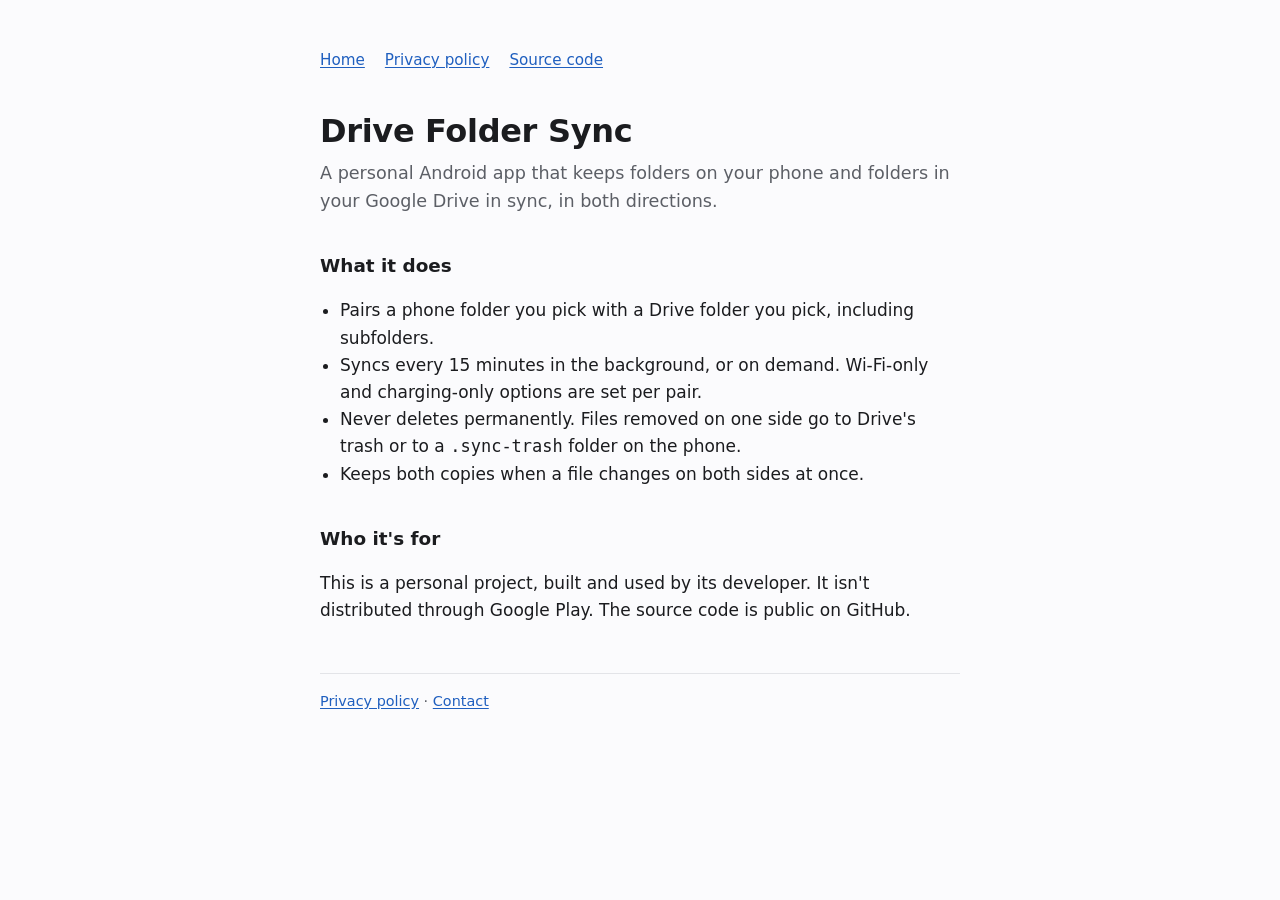
<file: docs/index.html>
<!doctype html>
<html lang="en">
<head>
  <meta charset="utf-8">
  <meta name="viewport" content="width=device-width, initial-scale=1">
  <title>Drive Folder Sync</title>
  <meta name="description" content="A personal Android app that two-way syncs phone folders with Google Drive folders.">
  <link rel="stylesheet" href="style.css">
</head>
<body>
<main>
  <nav aria-label="Site">
    <a href="./" aria-current="page">Home</a>
    <a href="privacy.html">Privacy policy</a>
    <a href="https://github.com/hystericmoon/drive-folder-sync">Source code</a>
  </nav>

  <h1>Drive Folder Sync</h1>
  <p class="lede">A personal Android app that keeps folders on your phone and folders in your Google Drive in sync, in both directions.</p>

  <h2>What it does</h2>
  <ul>
    <li>Pairs a phone folder you pick with a Drive folder you pick, including subfolders.</li>
    <li>Syncs every 15 minutes in the background, or on demand. Wi-Fi-only and charging-only options are set per pair.</li>
    <li>Never deletes permanently. Files removed on one side go to Drive's trash or to a <code>.sync-trash</code> folder on the phone.</li>
    <li>Keeps both copies when a file changes on both sides at once.</li>
  </ul>

  <h2>Who it's for</h2>
  <p>This is a personal project, built and used by its developer. It isn't distributed through Google Play. The source code is public on GitHub.</p>

  <footer>
    <a href="privacy.html">Privacy policy</a> ·
    <a href="https://github.com/hystericmoon/drive-folder-sync/issues">Contact</a>
  </footer>
</main>
</body>
</html>
</file>
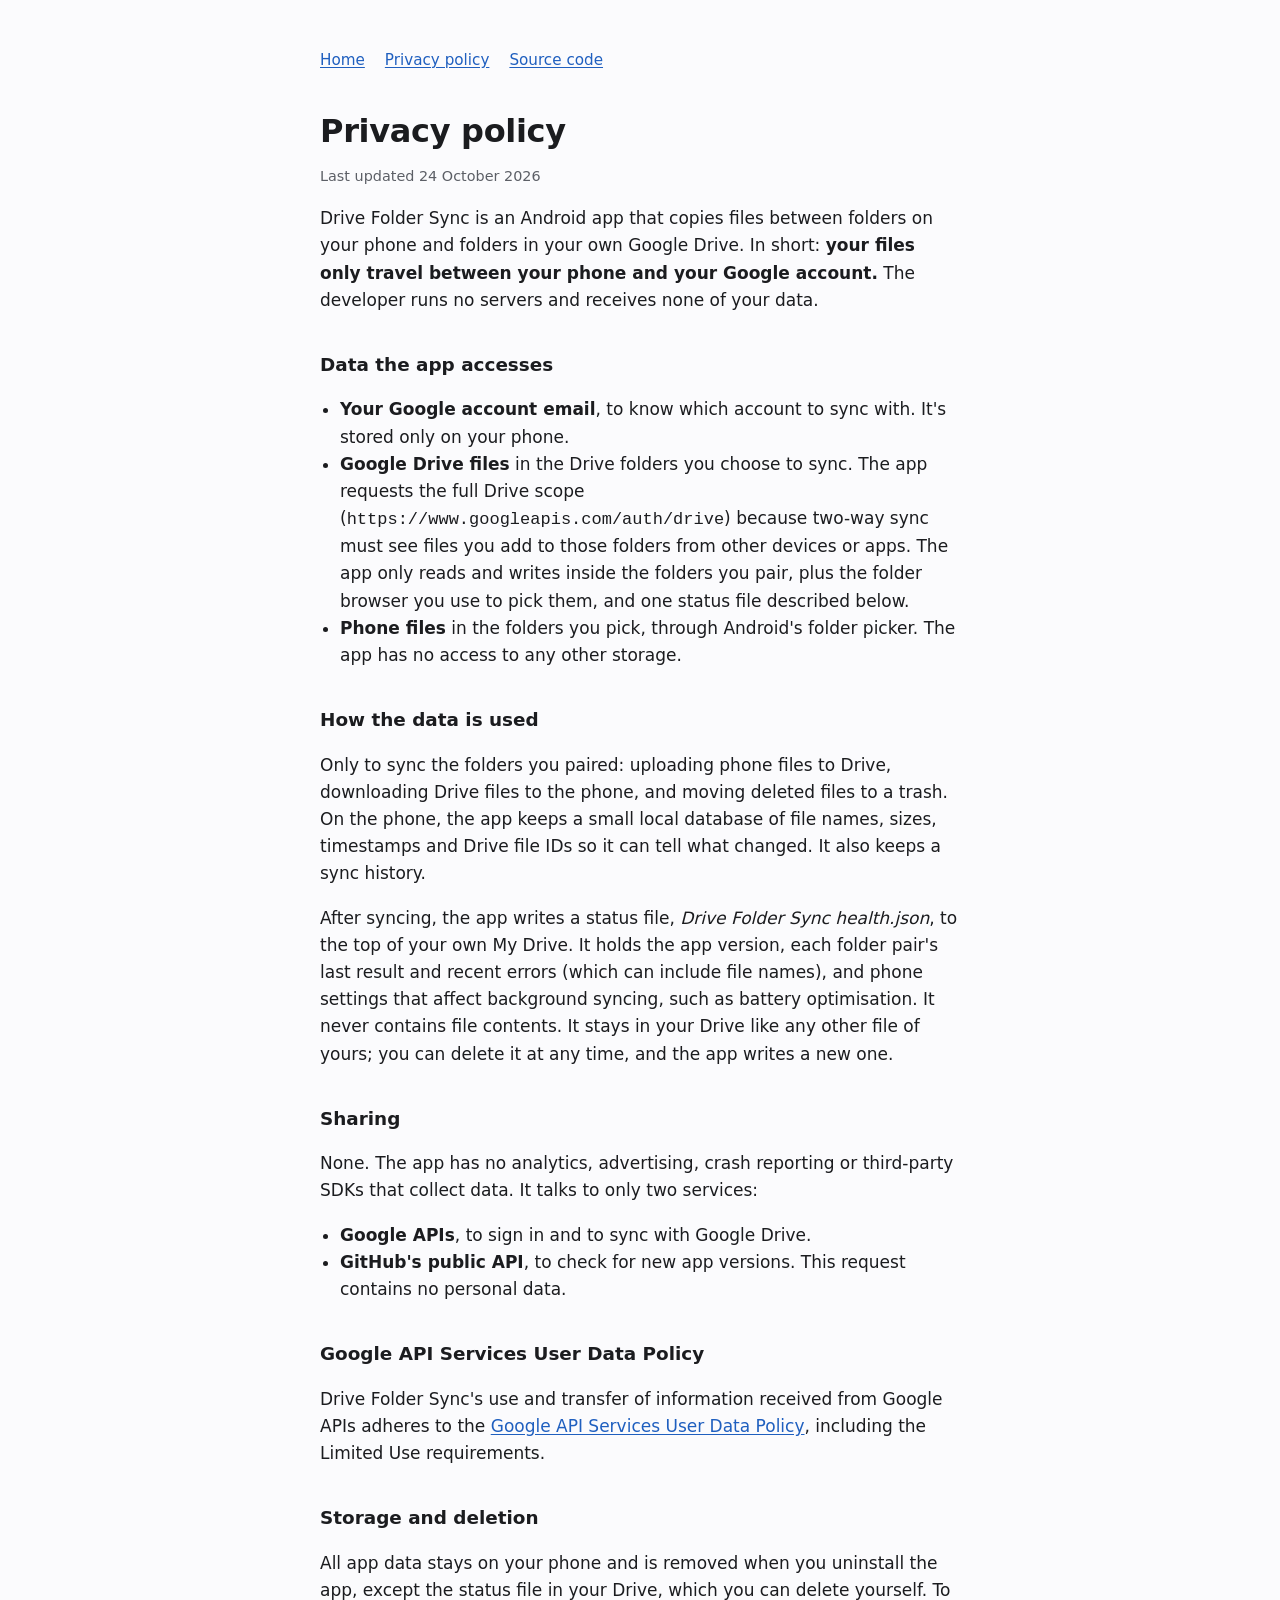
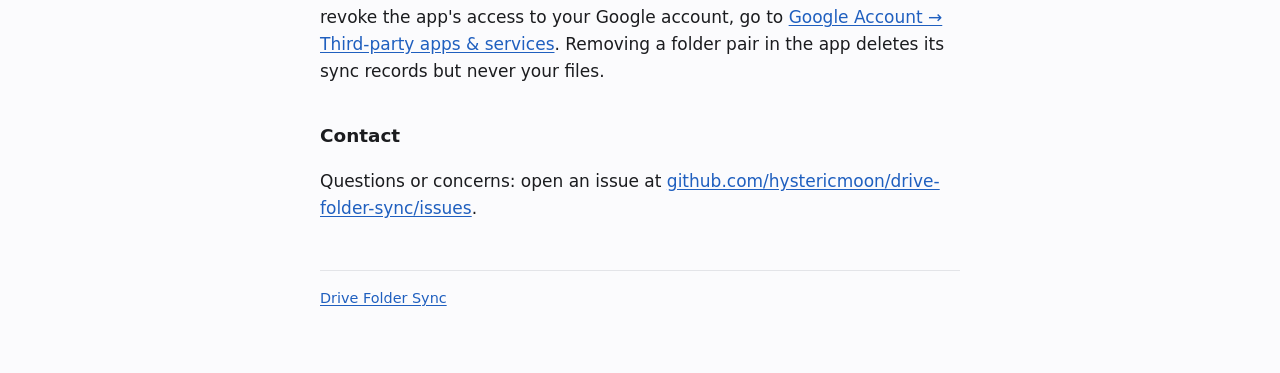
<file: docs/privacy.html>
<!doctype html>
<html lang="en">
<head>
  <meta charset="utf-8">
  <meta name="viewport" content="width=device-width, initial-scale=1">
  <title>Privacy Policy · Drive Folder Sync</title>
  <meta name="description" content="How Drive Folder Sync handles your data.">
  <link rel="stylesheet" href="style.css">
</head>
<body>
<main>
  <nav aria-label="Site">
    <a href="./">Home</a>
    <a href="privacy.html" aria-current="page">Privacy policy</a>
    <a href="https://github.com/hystericmoon/drive-folder-sync">Source code</a>
  </nav>

  <h1>Privacy policy</h1>
  <p class="meta">Last updated 24 October 2026</p>

  <p>Drive Folder Sync is an Android app that copies files between folders on your phone and folders in your own Google Drive. In short: <strong>your files only travel between your phone and your Google account.</strong> The developer runs no servers and receives none of your data.</p>

  <h2>Data the app accesses</h2>
  <ul>
    <li><strong>Your Google account email</strong>, to know which account to sync with. It's stored only on your phone.</li>
    <li><strong>Google Drive files</strong> in the Drive folders you choose to sync. The app requests the full Drive scope (<code>https://www.googleapis.com/auth/drive</code>) because two-way sync must see files you add to those folders from other devices or apps. The app only reads and writes inside the folders you pair, plus the folder browser you use to pick them, and one status file described below.</li>
    <li><strong>Phone files</strong> in the folders you pick, through Android's folder picker. The app has no access to any other storage.</li>
  </ul>

  <h2>How the data is used</h2>
  <p>Only to sync the folders you paired: uploading phone files to Drive, downloading Drive files to the phone, and moving deleted files to a trash. On the phone, the app keeps a small local database of file names, sizes, timestamps and Drive file IDs so it can tell what changed. It also keeps a sync history.</p>
  <p>After syncing, the app writes a status file, <em>Drive Folder Sync health.json</em>, to the top of your own My Drive. It holds the app version, each folder pair's last result and recent errors (which can include file names), and phone settings that affect background syncing, such as battery optimisation. It never contains file contents. It stays in your Drive like any other file of yours; you can delete it at any time, and the app writes a new one.</p>

  <h2>Sharing</h2>
  <p>None. The app has no analytics, advertising, crash reporting or third-party SDKs that collect data. It talks to only two services:</p>
  <ul>
    <li><strong>Google APIs</strong>, to sign in and to sync with Google Drive.</li>
    <li><strong>GitHub's public API</strong>, to check for new app versions. This request contains no personal data.</li>
  </ul>

  <h2>Google API Services User Data Policy</h2>
  <p>Drive Folder Sync's use and transfer of information received from Google APIs adheres to the <a href="https://developers.google.com/terms/api-services-user-data-policy">Google API Services User Data Policy</a>, including the Limited Use requirements.</p>

  <h2>Storage and deletion</h2>
  <p>All app data stays on your phone and is removed when you uninstall the app, except the status file in your Drive, which you can delete yourself. To revoke the app's access to your Google account, go to <a href="https://myaccount.google.com/permissions">Google Account → Third-party apps &amp; services</a>. Removing a folder pair in the app deletes its sync records but never your files.</p>

  <h2>Contact</h2>
  <p>Questions or concerns: open an issue at <a href="https://github.com/hystericmoon/drive-folder-sync/issues">github.com/hystericmoon/drive-folder-sync/issues</a>.</p>

  <footer><a href="./">Drive Folder Sync</a></footer>
</main>
</body>
</html>
</file>
<file: docs/style.css>
:root {
  --bg: #fbfbfd; --fg: #1b1c1f; --muted: #5c5f66; --accent: #1f5fbf; --rule: #e3e4e8;
  color-scheme: light dark;
}
@media (prefers-color-scheme: dark) {
  :root { --bg: #121316; --fg: #e6e7eb; --muted: #a3a6ad; --accent: #8fb6ff; --rule: #2a2c31; }
}
* { box-sizing: border-box; }
body {
  margin: 0; background: var(--bg); color: var(--fg);
  font: 17px/1.6 system-ui, -apple-system, "Segoe UI", Roboto, sans-serif;
}
main { max-width: 42rem; margin: 0 auto; padding: 3rem 1rem 4rem; }
h1 { font-size: 2rem; line-height: 1.2; margin: 0 0 .5rem; letter-spacing: -0.01em; }
h2 { font-size: 1.15rem; margin: 2.25rem 0 .5rem; }
p, li { color: var(--fg); }
.lede { color: var(--muted); font-size: 1.1rem; margin-top: 0; }
.meta { color: var(--muted); font-size: .9rem; }
a { color: var(--accent); text-underline-offset: 2px; }
a:focus-visible { outline: 2px solid var(--accent); outline-offset: 2px; border-radius: 2px; }
nav { display: flex; gap: 1.25rem; margin-bottom: 2.5rem; font-size: .95rem; }
footer { border-top: 1px solid var(--rule); margin-top: 3rem; padding-top: 1rem; color: var(--muted); font-size: .9rem; }
ul { padding-left: 1.25rem; }
</file>
